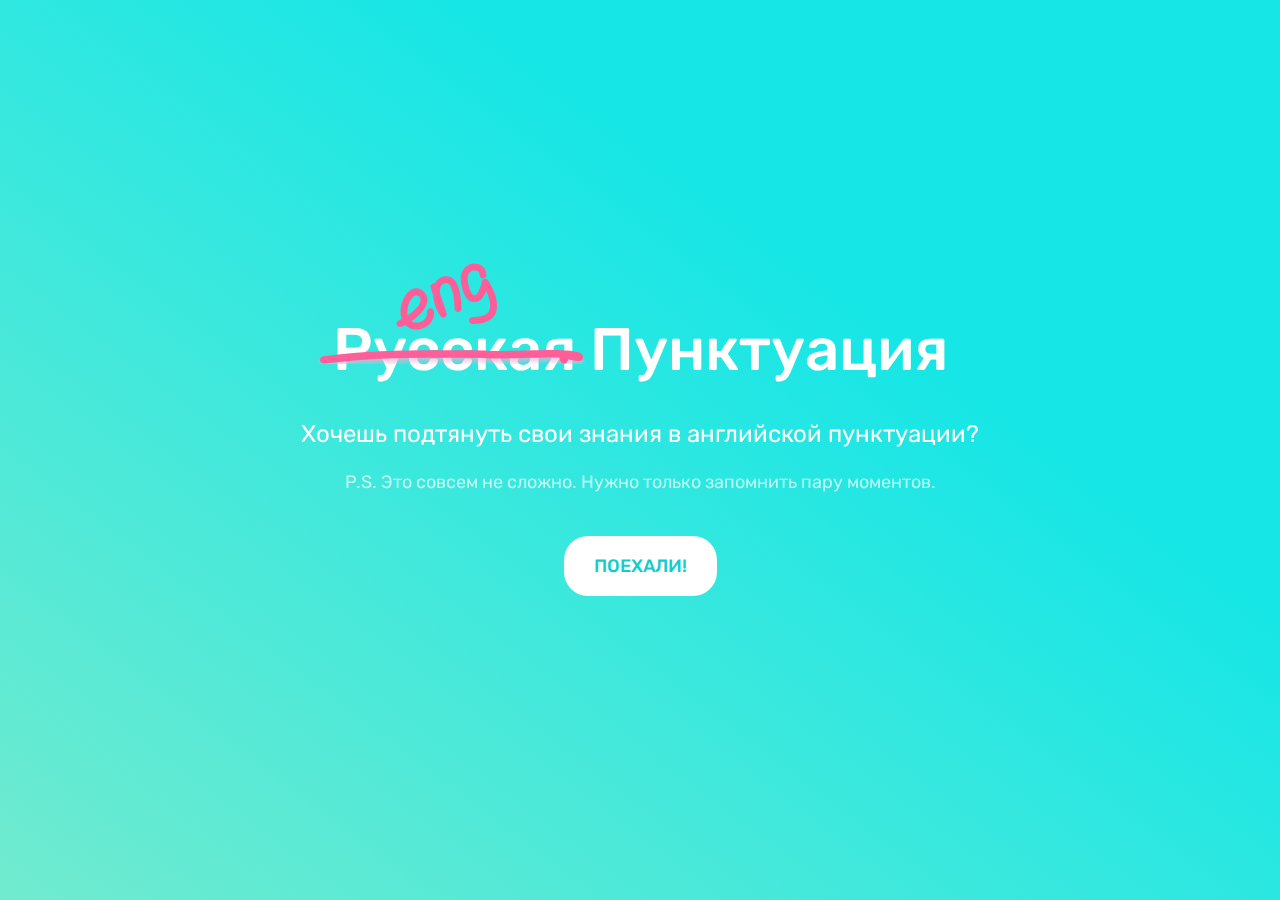
<file: index.html>
<!DOCTYPE HTML>
<html>
<head>
    <meta charset="utf-8">
    <title>Eng vs ru</title>
    <meta name="viewport" content="width=device-width, initial-scale=1.0, maximum-scale=1, user-scalable=no">
    <meta name="apple-mobile-web-app-capable" content="yes">
    <link href="https://fonts.googleapis.com/css2?family=Rubik:wght@400;500&display=swap" rel="stylesheet">
    <link rel="stylesheet" href="reset.css">
    <link rel="stylesheet" href="style-1.css">
</head>
    <body>
  
        <div class="navi">
            <div class="section">
                <h1><span>Русская</span> Пунктуация</h1>
                <h2>Хочешь подтянуть свои знания в английской пунктуации?</h2>
                <h2>P.S. Это совсем не сложно. Нужно только запомнить пару моментов.</h2>
                <div class="btn-1-1">
                    <a href="https://shuvalovandrey.github.io/RU-vs-EN/pop.html" class="btn-1" tabindex="1">Поехали!</a>
                    <!-- <svg>
                        <rect x="5" y="5"
                            width="164" height="72"
                            rx="28" ry="28" fill="#ffffff" fill-opacity="0.2" stroke="#ffffff" stroke-width="1" stroke-dasharray="4 5" stroke-linecap="round"/>
                    </svg> -->
                </div>
                
            </div>
        </div>
<!-- <script src="script.js"></script>  -->
       
    </body>
    
</html>
</file>
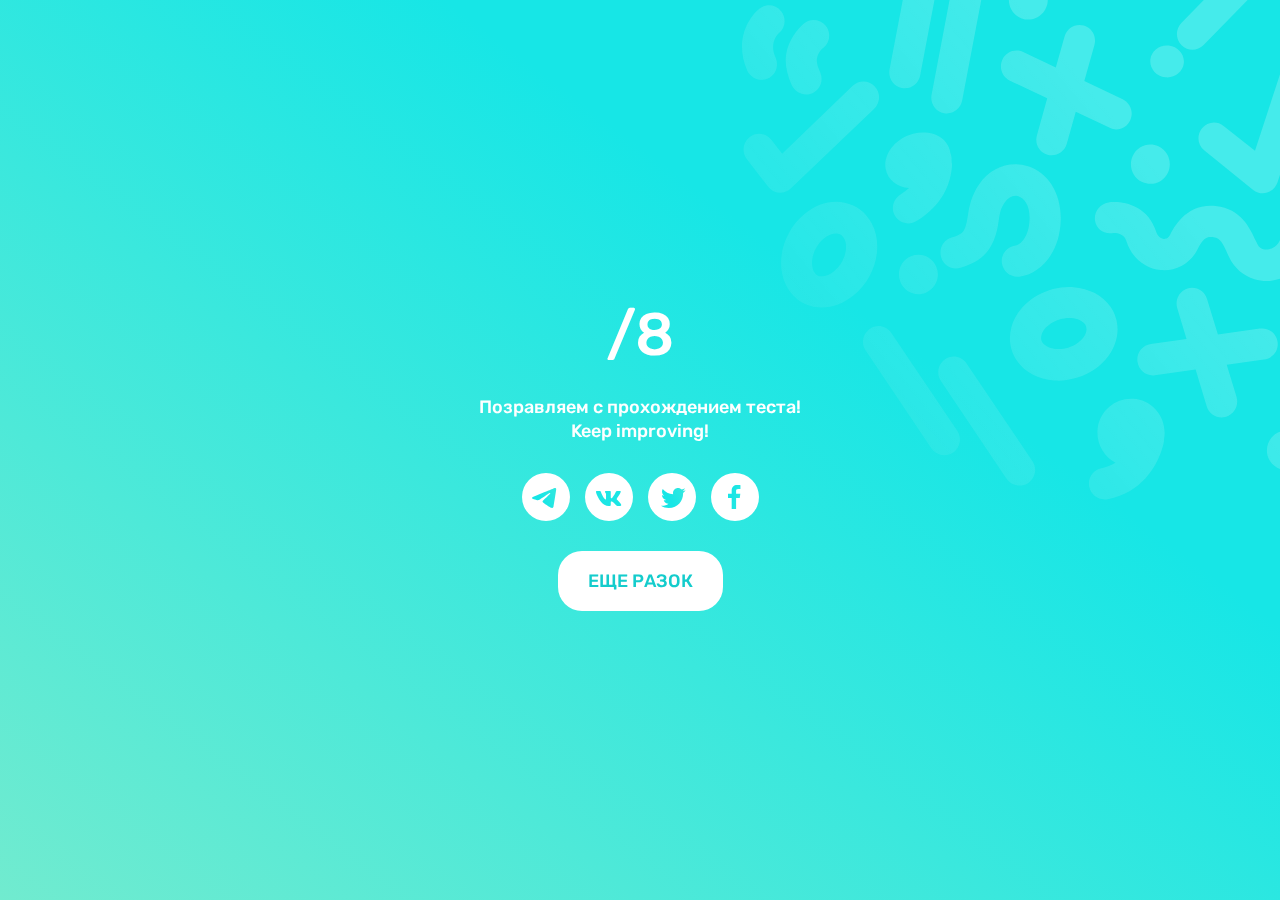
<file: done.html>
<!DOCTYPE html>
<html>
<head>
    <meta charset="UTF-8">
    <meta name="viewport" content="width=device-width, initial-scale=1.0, maximum-scale=1, user-scalable=no">
    <title>Eng vs ru</title>
    <link href="https://fonts.googleapis.com/css2?family=Rubik:wght@400;500&display=swap" rel="stylesheet">
    <link rel="stylesheet" href="reset.css">
    <link rel="stylesheet" href="style-4.css"> 
</head>
    <body>
        <div class="navi">
            <div class="section">
                <h1></h1>
                <h3>Позравляем с прохождением теста!<br>Keep improving!</h3>
                <div class="knob">
                    <div class="links"></div>
                    <div class="links"></div>
                    <div class="links"></div>
                    <div class="links"></div>
                </div>
                <a href="javascript:void(0);" class="btn-1" tabindex="1">Еще разок</a>
            </div>
        </div>
        <script src="https://shuvalovandrey.github.io/RU-vs-EN/script-3.js"></script> 
    </body>
</html>
</file>
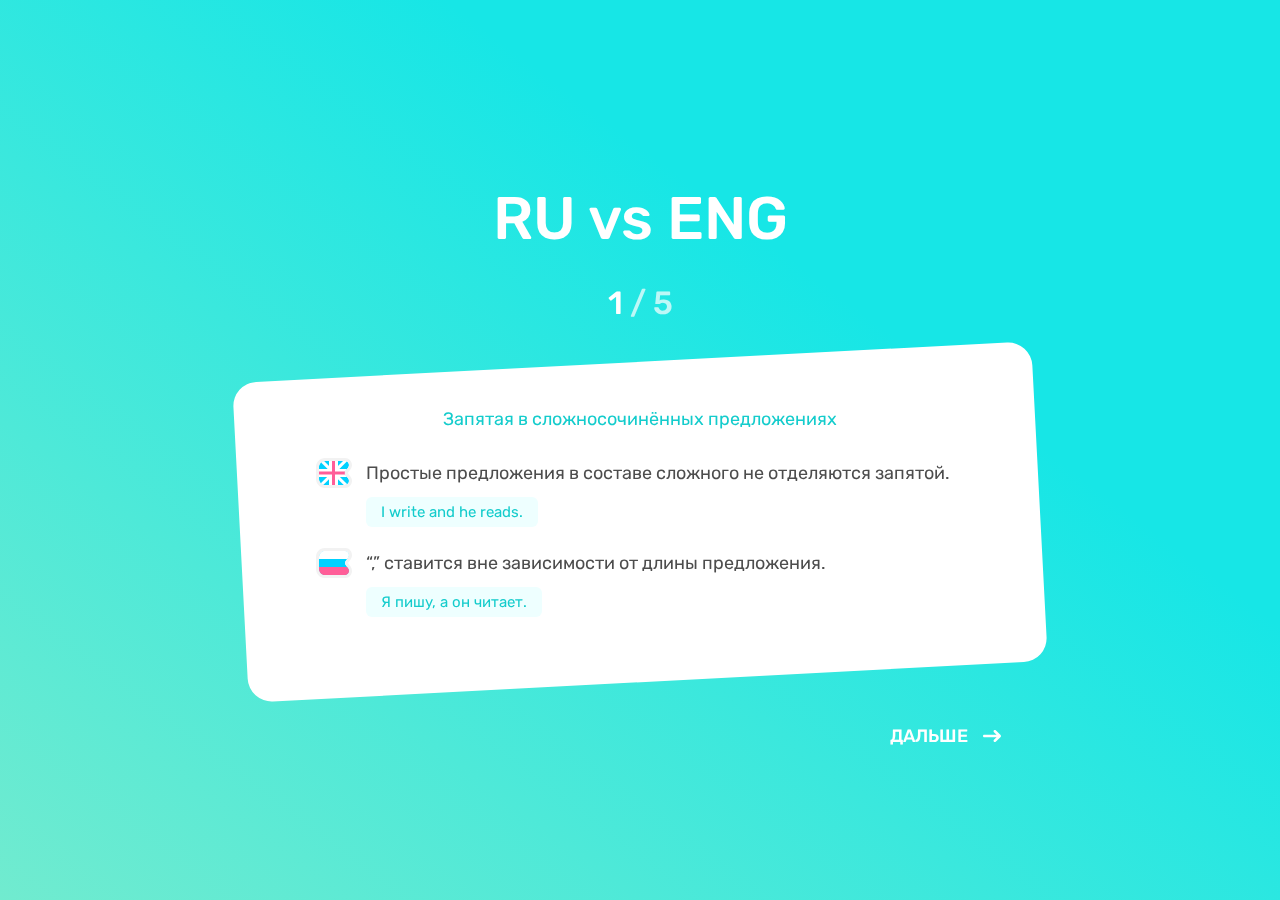
<file: pop.html>
<!DOCTYPE HTML>
<html>
<head>
    <meta charset="utf-8">
    <meta name="viewport" content="width=device-width, initial-scale=1.0, maximum-scale=1, user-scalable=no">
    <title>Eng vs ru</title>
    <link href="https://fonts.googleapis.com/css2?family=Rubik:wght@400;500&display=swap" rel="stylesheet">
    <link rel="stylesheet" href="reset.css">
    <link rel="stylesheet" href="style-2.css">    
</head>
    <body>
        <div class="navi">
            <div class="section">
                <div class="button-up">
                    <a href="https://shuvalovandrey.github.io/RU-vs-EN/test.html" class="btn-4" tabindex="1"><span>ясно! обратно</span></a>
                    <!-- <svg class="s1"> 
                        <rect x="5" y="5"
                            width="240" height="66"
                            rx="26" ry="26" fill="#ffffff" fill-opacity="0.2" stroke="#ffffff" stroke-width="1" stroke-dasharray="4 5" stroke-linecap="round"/>
                    </svg>-->
                </div>
                <h1 class="title">RU vs ENG</h1>
                <div class="move">
                <a href="javascript:void(0);" class="arrow-1 click-1"></a>    
                <h2 class="list" id="h2">1</h2>
                <a href="javascript:void(0);" class="arrow-2 click-2" id="arrow"></a> 
                </div>
                <div class="container">
                    <div class="content">
                        <h3 id="h3" data-current="0">Запятая в сложносочинённых предложениях</h3>
                        <div class="content-dl">
                            <dl>
                                <dt id="dt-1" data-current="0">Простые предложения в составе сложного не отделяются запятой.</dt>
                                    <dd id="dd-1" data-current="0">I write and he reads.</dd>
                                <dt id="dt-2" data-current="0">“,” ставится вне зависимости от длины предложения.</dt>
                                    <dd id="dd-2" data-current="0">Я пишу, а он читает.</dd>
                            </dl>
                        </div>
                            <div class="popup"></div>
                            <div class="popup"></div>
                            <div class="popup"></div>
                        </div>
                            <div class="knob">
                                <div class="pagination">
                                    <div class="pag" style="background: #FFFFFF"></div>
                                    <div class="pag"></div>
                                    <div class="pag"></div>
                                    <div class="pag"></div>
                                    <div class="pag"></div>
                                </div>
                            <div class="knob-1">
                            <a href="javascript:void(0);" class="btn-2 click-1" tabindex="1">Назад</a>
                            <!-- <svg class="s1">
                                <rect x="5" y="5"
                                    width="116" height="38"
                                    rx="6" ry="6" fill="#ffffff" fill-opacity="0.2" stroke="#ffffff" stroke-width="1" stroke-dasharray="4 5" stroke-linecap="round"/>
                            </svg> -->
                        </div>
                        <div class="knob-2">
                            <a href="javascript:void(0);" class="btn-3 click-2" tabindex="2" id="btn">Дальше</a> 
                            <!-- <svg class="s2">
                                <rect x="5" y="5"
                                    width="132" height="38"
                                    rx="6" ry="6" fill="#ffffff" fill-opacity="0.2" stroke="#ffffff" stroke-width="1" stroke-dasharray="4 5" stroke-linecap="round"/>
                            </svg> -->
                        </div>
                    </div>   
                </div>
            </div>
        </div>   
        <script src="https://shuvalovandrey.github.io/RU-vs-EN/script-1.js"></script> 
    </body>
</html>
</file>
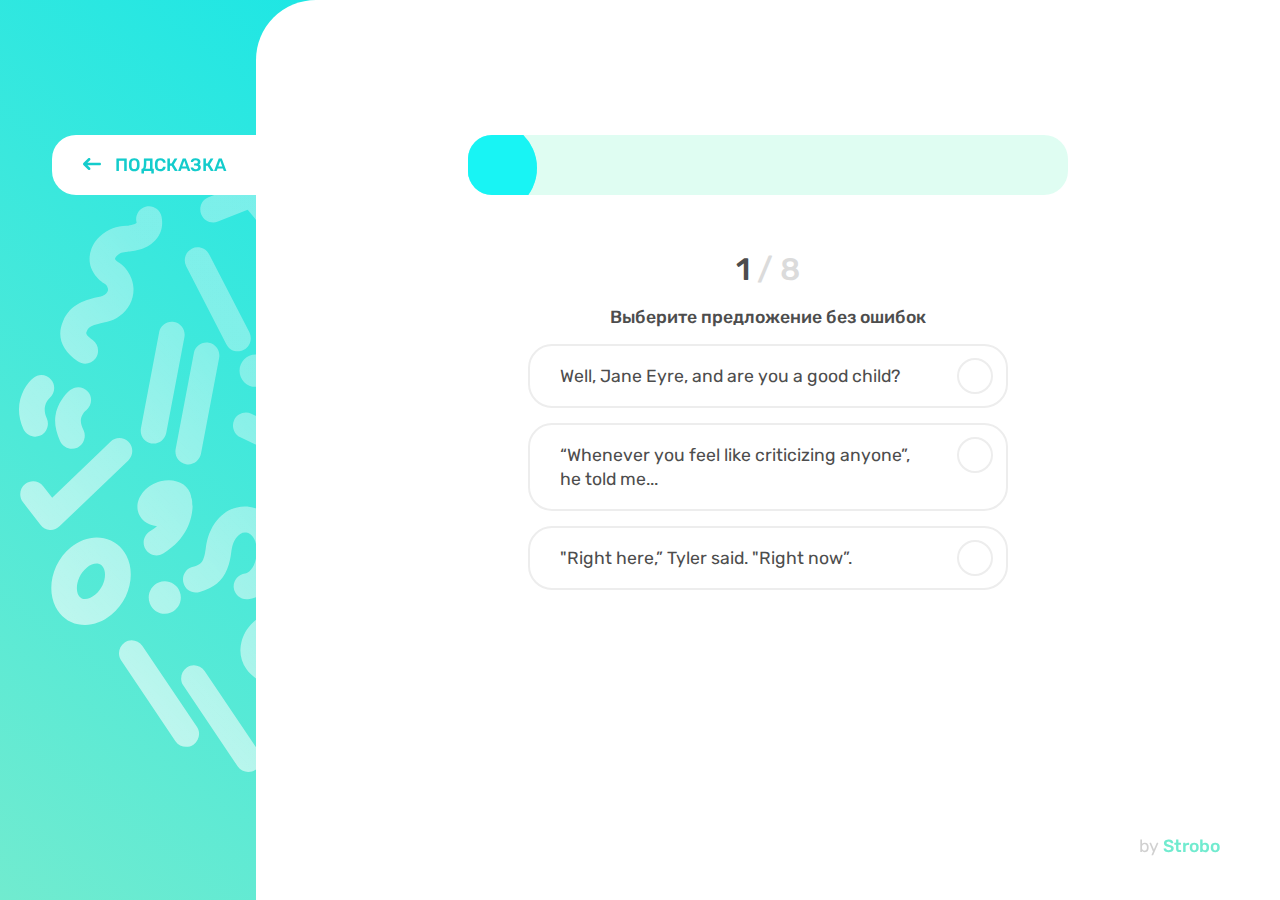
<file: test.html>
<!DOCTYPE HTML>
<html>
<head>
    <meta charset="utf-8">
    <meta name="viewport" content="width=device-width, initial-scale=1.0, maximum-scale=1, user-scalable=no">
    <title>Eng vs ru</title>
    <link href="https://fonts.googleapis.com/css2?family=Rubik:wght@400;500&display=swap" rel="stylesheet">
    <link rel="stylesheet" href="reset.css">
    <link rel="stylesheet" href="style-3.css">
</head>
    <body>
        <div class="navi">
            <div class="button-up">
                <a href="https://shuvalovandrey.github.io/RU-vs-EN/pop.html" class="btn-2" tabindex="1">Подсказка</a>
                <svg class="s1">
                    <rect x="5" y="5"
                        width="240" height="66"
                        rx="26" ry="26" fill="#ffffff" fill-opacity="0.2" stroke="#ffffff" stroke-width="1" stroke-dasharray="4 5" stroke-linecap="round"/>
                </svg>
                <a href="https://shuvalovandrey.github.io/RU-vs-EN/pop.html" class="btn-2-2" tabindex="1">?</a>
            </div>
            <div class="section">
                <div class="main">
                    <div class="progress">
                    <h2 class="list" id="h2"></h2>
                    <div class="progress-bar pag">
                    <div class="progress-step"></div>
                    <div class="waves"></div>
                    <div class="wave"></div>
                    <div class="congestion" style="display: none;">
                        <div class="particles"></div>
                        <div class="particles"></div>
                        <div class="particles"></div>
                        <div class="particles"></div>
                        <div class="particles"></div>
                    </div>
                </div>
                </div>
                <form method="" action="">
                    <fieldset>
                        <h3 id="h3" data-current="0"></h3>
                        <div class="fall">
                        <div class="f f1">
                        <input id="radio-1" type="radio" name="question" value="1">
                        <label for="radio-1" class="p lab1" name="label-1">
                            <div class="container">
                                <span class="spa1" data-current="0"></span>
                            </div>
                            <span class="spa11" data-current="0"></span>
                        </label>
                        </div>
                        <div class="f f2">
                        <input id="radio-2" type="radio" name="question" value="2">
                        <label for="radio-2" class="p lab2" name="label-2">
                            <div class="container">
                                <span class="spa2" data-current="0"></span>
                            </div>
                            <span class="spa22" data-current="0"></span>
                        </label>
                        </div>
                        <div class="f f3">
                        <input id="radio-3" type="radio" name="question" value="3">
                        <label for="radio-3" class="p lab3" name="label-3">
                            <div class="container">
                                <span class="spa3" data-current="0"></span>
                            </div>
                            <span class="spa33" data-current="0"></span>
                        </label>
                        </div>
                        </div>
                        <div class="buttons">
                        <a href="https://shuvalovandrey.github.io/RU-vs-EN/pop.html" class="btn-2-3" tabindex="1">?</a>  
                        <button href="javascript:void(0);" id="goBut" class="button" type="submit" value="OK" disabled>Вперед</button>
                            <svg class="s2">
                                <rect x="5" y="5"
                                    width="184" height="70"
                                    rx="30" ry="30" fill="#F2F2F2" stroke="#DBDBDB" stroke-width="1" stroke-dasharray="4 8" stroke-linecap="round"/>
                            </svg>
                        </div>
                        <div class="by">
                            <a href="javascript:void(0);"><span>by</span> Strobo</a>
                        </div>
                    </fieldset>
                </form>
                
            </div>
            
        </div>
        </div>  
        <script src="https://shuvalovandrey.github.io/RU-vs-EN/script-2.js"></script> 
    </body>
</html>
</file>
<file: style-1.css>
@import url('https://fonts.googleapis.com/css2?family=Rubik:wght@400;500&display=swap');



body {
/*     width: 100%;
    height: 100%; */
    width: 100vw;
    height: 100vh;
/*     height: calc(var(--vh, 1vh) * 100); */
    margin: 0;
    padding: 0;
    font-size: 18px;
    line-height: 48px;
    font-family: 'Rubik', sans-serif;
    font-style: medium;
    font-weight: 500;
    color: #ffffff;
    background: linear-gradient(216.9deg, #17E6E6 33.62%, #71EBCF 100%) no-repeat center center fixed;
    background-size: cover;
    scroll-behavior: smooth;
    overflow: hidden;
/*     -webkit-overflow-scrolling: touch; */
/*      min-height: 100vh; */
  /* mobile viewport bug fix */
/*   min-height: -webkit-fill-available; */
}

/*Приветствие!*/

.navi {
    height: 100%;
    width: 100%;
    position: fixed;
    bottom: 0px;
    top: 0px;
}

.section {
    display: flex;
    display: -webkit-flex;
    align-items: center;
    justify-content: center;
    flex-direction: column;
    width: 100%;
    height: 100%;
    
}


h1 {
    font-weight: 500;
    font-size: 60px;
    line-height: 90px;
    margin: 0 15px 15px 15px;
    font-style: normal;
    text-align: center;

}

span {
    position: relative;
}

span::before {
    content: "";
    width: 102.52px;
    height: 67px;
    position: absolute;
    background: url(https://shuvalovandrey.github.io/RU-vs-EN/img/Group\ 24.svg) no-repeat;
    background-size: cover;
    bottom: 55px;
    left: 63px;
}

span::after {
    content: "";
    width: 270.5px;
    height: 14.55px;
    position: absolute;
    background: url(https://shuvalovandrey.github.io/RU-vs-EN/img/Vector3.svg) no-repeat;
    background-size: cover;
    top: 36px;
    right: -11px;
}

h2 {
    font-size: 24px;
    line-height: 48px;
    margin: 0 15px;
    padding: 0;
    text-align: center;
}

h2:nth-of-type(2) {
    opacity: 0.7;
    font-size: 18px;
    margin-bottom: 30px;
}

.btn-1-1 {
    display: flex;
    position: relative;
}

.btn-1 {
    font-size: 18px;
    line-height: 24px;
    color: #14CCCC;
    background: #FFFFFF;
    border-radius: 24px;
    padding: 18px 30px;
    text-transform: uppercase;
    transition: box-shadow 0.2s linear;
    outline: none;
    
}

/* svg {
    position: absolute;
    top: -11px;
    left: -11px;
    z-index: -1;
    visibility: hidden;
} */

.btn-1:hover {
    box-shadow: 0 0 0 6px rgba(255, 255, 255, 0.3), 
                0 0 0 12px rgba(255, 255, 255, 0.15);              
}



/* .btn-1:focus + svg {
    visibility: visible;
} */

@media only screen 
    and (min-width: 600px) 
    and (max-width: 1366px)
    and (orientation: portrait) {
        h1 {
            font-size: 48px;
            line-height: 60px;
        }

        span::before {
            bottom: 45px;
            left: 52px;
            width: 66px;
            height: 43px;
        }

        span::after {
            top: 29px;
            right: -9px;
            width: 216px;
            height: 13px;
        }
    }

@media only screen  
    and (max-width: 599px)
    and (orientation: portrait) {
        h1 {
            font-size: 30px;
            line-height: 40px;
        }

        h2 {
            line-height: 24px;
            font-size: 18px;
        }

        h2:nth-of-type(2) {
            margin-top: 15px;
            font-size: 15px;
        }

        span::before {
            bottom: 31px;
            left: 32px;
            width: 50px;
            height: 33px;
        }

        span::after {
            top: 18px;
            right: -6px;
            width: 135px;
            height: 9px;
        }

    }

    @media only screen  
    and (max-width: 399px)
    and (orientation: portrait) {
        .btn-1-1 {
            width: 100%;
        }
        .btn-1 { 
            width: 100%;
            padding: 18px 0;
            text-align: center;
            margin: 0 15px;
        }
    }        

    @media only screen 
    and (max-width: 399px)
    and (orientation: portrait) {
        
        span::before {
            bottom: 31px;
            left: 32px;
            width: 50px;
            height: 33px;

        }

        span::after {
            top: 18px;
            right: -6px;
            width: 135px;
            height: 9px;
        }

        .btn-1:focus + svg {
            visibility: hidden;
        }
    }
    
    @media only screen 
    and (max-device-width: 1366px)
    and (orientation: portrait),
        (max-device-width: 1366px)
    and (orientation: landscape) {
        .btn-1:hover {
            box-shadow: none;
        }

        .btn-1:focus + svg {
            visibility: hidden;
        }
    }

/* ПопАп*/

/* .title {
    line-height: 60px;
}

.list {
    font-weight: 500;
    font-size: 32px;
    line-height: 48px;
    margin-top: 30px;
}

.list:after {
    content: " / 5";
    opacity: 0.7;
}

.container {
    width: 100%;
    display: flex;
    flex-direction: column;
    justify-content: center;
    position: relative;
    
    margin-top: 15px;
}

.popup {
    width: 100%;
    height: 100%;
    background-color: #ffffff;
    transform: rotate(-2deg);
    transform-origin: center;
    border-radius: 24px;
    position: absolute;
    z-index: -1;
    margin-top: 30px;
    top: -30px;
}

.content {
    align-self: center;
    position: relative;
    z-index: 0;
    max-width: 70%;
}

h3 {
    font-size: 18px;
    line-height: 24px;
    color: #14CCCC;
    margin-top: 45px;
    text-align: center;
}

dl {
    margin-top: 30px;
    margin-left: 111px;
    margin-right: 60px;
    margin-bottom: 50px;
}

dt {
    color: #4D4D4D;
    list-style: none;
    text-align: left;
    position: relative;
    font-size: 18px;
    line-height: 24px;
    padding-left: 15px;
    font-weight: 400;
}

dt::before {
    content: "";
    background: url(/img/eng.svg) no-repeat;
    width: 36px;
    height: 30px;
    display: inline-block;
    position: absolute;
    left: -35px;
    top: -3px;
}

dt:last-of-type::before {
    background: url(/img/ru.svg) no-repeat;
}

dd {
    background: #EEFFFF;
    border-radius: 6px;
    padding: 3px 15px;  
    font-size: 15px;
    line-height: 24px;
    color: #14CCCC;
    text-align: left;
    margin-left: 15px;
    margin-right: 45px;
    margin-top: 12px;
    margin-bottom: 24px;
    font-weight: 400;
}

.knob{
    display: flex;
    justify-content: space-between;
    margin-top: 70px;
    margin-left: 19%;
    margin-right: 19%;
}

.knob-1,
.knob-2 {
    position: relative;
}

.btn-2, .btn-3 {
    font-size: 18px;
    line-height: 24px;
    text-transform: uppercase;
    position: relative;
    padding: 6px 0;
    outline: none;   
}

.btn-2 {
    padding-right: 9px;
    padding-left: 42px;
}

.btn-3 {
    padding-left: 9px;
    padding-right: 42px;
}

.btn-2::before {
    content: "";
    width: 18px;
    height: 12px;
    background: url(/img/Arrow.svg);
    transform: rotate(180deg);
    position: absolute;
    left: 9px;
    top: 11px;
    transition-duration: 0.3s;
}

.btn-3::after {
    content: "";
    width: 18px;
    height: 12px;
    background: url(/img/Arrow.svg);
    position: absolute;
    right: 9px;
    top: 11px;
    transition-duration: 0.3s;
}

.btn-2:hover::before{
    left: -1px;
}

.btn-3:hover::after{
    right: -1px;
}

.s1 {
    position: absolute;
    z-index: -1;
    visibility: hidden;
    top: 0px;
    left: -6px;
}

.s2 {
    position: absolute;
    top: 0px;
    left: -6px;
    z-index: -1;
    visibility: hidden;
}

.btn-2:focus + .s1, 
.btn-3:focus + .s2 {
    visibility: visible;   
}


@media only screen 
    and (min-width: 600px) 
    and (max-width: 1024px),
        (min-device-width: 600px) 
    and (max-device-width: 1024px)
    and (orientation: portrait) {
        h1 {
            font-size: 48px;
            line-height: 60px;
        }

        .list {
            font-size: 24px;
            line-height: 30px;
            margin-top: 15px;
        }

        .content {
            max-width: 100%;
            margin: 0 60px;
        }

        dl {
            margin-left: 91px;
            margin-right: 40px;
        }

        .knob {
            margin-top: 30px;
            margin-left: 101px;
            margin-right: 101px;
        }

    }

@media only screen  
    and (max-width: 599px),
        (max-device-width: 599px)
    and (orientation: portrait) {
        .content {
            max-width: 100%;
            margin: 0 10px;
        }

        h1 {
            font-size: 30px;
            line-height: 40px;
        }

        .list {
            line-height: 30px;
            font-size: 24px;
        }

        h3 {
            margin: 25px 10px 0 10px;
        }

        dl {
            margin: 15px 15px 50px 45px;
        }

        dt {
            font-size: 15px;
        }

        dt::before { 
            width: 30px;
            height: 25px;
            background: url(/img/eng-smal.svg) no-repeat;
            left: -30px;
            top: 5px;
        }

        dt:last-of-type::before {
            background: url(/img/ru-smal.svg) no-repeat;
        }

        dd {
            margin-bottom: 15px;
            margin-top: 8px;
            padding: 3px 10px;
            margin-left: 5px;
            margin-right: 0px;
        }

        .popup {
            transform: none;
        }

        .knob {
            margin-top: 0px;
        }

    }

    @media only screen  
    and (max-width: 399px),
        (max-device-width: 399px)
    and (orientation: portrait) {
        .btn-1-1 {
            width: 100%;
        }
        .btn-1 { 
            width: 100%;
            padding: 18px 0;
            text-align: center;
            margin: 0 15px;
        }
    }        

    @media only screen 
    and (max-width: 399px), 
        (max-device-width: 339px)
    and (orientation: portrait) {
        
        span::before {
            bottom: 31px;
            left: 32px;
            width: 50px;
            height: 33px;

        }

        span::after {
            top: 18px;
            right: -6px;
            width: 135px;
            height: 9px;
        }

        .btn-1:focus + svg {
            visibility: hidden;
        }
    }
    
    @media only screen 
    and (max-device-width: 1366px)
    and (orientation: portrait),
        (max-device-width: 1366px)
    and (orientation: landscape) {
        .btn-1:hover {
            box-shadow: none;
        }

        .btn-1:focus + svg {
            visibility: hidden;
        }
    } */

/*Тест*/

/*



 */
</file>
<file: style-4.css>
@import url('https://fonts.googleapis.com/css2?family=Rubik:wght@400;500&display=swap');


body {
    width: 100vw;
    height: 100vh;
    margin: 0;
    padding: 0;
    font-size: 18px;
    line-height: 48px;
    font-family: 'Rubik', sans-serif;
    font-style: medium;
    font-weight: 500;
    color: #ffffff;
    background: linear-gradient(216.9deg, #17E6E6 33.62%, #71EBCF 100%) no-repeat center center fixed;
    background-size: cover;
    scroll-behavior: smooth;
    overflow: hidden;
}

/*Приветствие!*/

.navi {
    width: 100%;
    height: 100%;
    background: url(https://shuvalovandrey.github.io/RU-vs-EN/img/Union-1.svg) no-repeat 100% 0%;
    background-size: auto;
    position: fixed;
    top: 0px;
    bottom: 0px;
}

.section {
    display: flex;
    display: -webkit-flex;
    align-items: center;
    justify-content: center;
    flex-direction: column;
    width: 100%;
    height: 100%;
    
}


h1 {
    font-weight: 500;
    font-size: 60px;
    line-height: 90px;
    /* margin: 0 15px 15px 15px; */
    font-style: normal;
    text-align: center;
}

h1::after {
    content: "/8";
}

h3 {
    font-weight: 500;
    font-size: 18px;
    line-height: 24px;
    margin: 15px 10px 0 10px;
    font-style: normal;
    text-align: center;

}

.knob {
    display: flex;
    display: -webkit-flex;
    align-items: center;
    justify-content: center;
    max-width: 100%;
    margin-top: 30px;
    
}

.links {
    width: 48px;
    height: 48px;
    background-color: #FFFFFF;
    border-radius: 50%;
    background-position: center;
    background-repeat: no-repeat;
}

.links:nth-of-type(1) { 
    background-image: url(https://shuvalovandrey.github.io/RU-vs-EN/img/Telegram.svg);
    background-position: 10px 15px;
    margin-right: 15px;
}

.links:nth-of-type(2) {
    background-image: url(https://shuvalovandrey.github.io/RU-vs-EN/img/vk.svg);
    background-position: 11px 18px;
}

.links:nth-of-type(3) {
    background-image: url(https://shuvalovandrey.github.io/RU-vs-EN/img/Twitter.svg);
    background-position: 13px 15px;
    margin: 0 15px;
}

.links:nth-of-type(4) {
    background-image: url(https://shuvalovandrey.github.io/RU-vs-EN/img/Facebook.svg);
    background-position: 17px 12px;
}


.btn-1 {
    font-size: 18px;
    line-height: 24px;
    color: #14CCCC;
    background: #FFFFFF;
    border-radius: 24px;
    padding: 18px 30px;
    margin-top: 30px;
    text-transform: uppercase;
    transition: box-shadow 0.2s linear;
    outline: none;
    
}

.btn-1:hover {
    box-shadow: 0 0 0 6px rgba(255, 255, 255, 0.3), 
                0 0 0 12px rgba(255, 255, 255, 0.15);              
}
</file>
<file: style-2.css>
@import url('https://fonts.googleapis.com/css2?family=Rubik:wght@400;500&display=swap');

body {
    width: 100vw;
    height: 100vh;
    margin: 0;
    padding: 0;
    font-size: 18px;
    line-height: 48px;
    font-family: 'Rubik', sans-serif;
    font-style: medium;
    font-weight: 500;
    color: #ffffff;
    background: linear-gradient(216.9deg, #17E6E6 33.62%, #71EBCF 100%) no-repeat center center fixed;
    background-size: cover;
    scroll-behavior: smooth;
    overflow: hidden;
    scroll-behavior: smooth;
}

.no-pseudo:before,
.no-pseudo:after,
.no-pseudo *:before,
.no-pseudo *:after {
    content: none !important;
    display: none !important;
    visibility: hidden !important;
}

/*Приветствие!*/

.navi {
    display: flex;
    display: -webkit-flex;
    align-items: center;
    justify-content: flex-end;
    width: 100%;
    height: 100%;
    position: fixed;
    bottom: 0px;
    top: 0px;
    
}



.section {
    display: flex;
    display: -webkit-flex;
    align-items: center;
    justify-content: center;
    flex-direction: column;
    width: 100%;
    height: 100%;
}

.button-up {
    position: relative;
    top: -7px;
    align-self: flex-end;
}

.btn-4 {
    font-size: 18px;
    line-height: 24px;
    text-transform: uppercase;
    padding: 19px 30px 19px 63px;
    background-color: #ffffff;
    color: #14CCCC;
    position: relative;
    border-radius: 24px 0 0 24px; 
    transition: 0.5s;
    cursor: pointer;
    visibility: hidden;
}

.btn-4::after {
    content: "";
    width: 18px;
    height: 12px;
    background: url(https://shuvalovandrey.github.io/RU-vs-EN/img/Arrow-1.svg) no-repeat;
    position: absolute;
    left: 31px;
    top: 24px;
    transition: 0.3s;
}

.btn-4:hover::after {
    left: 16px;
}

.btn-4:hover {
    padding-left: 75px;
    border-radius: 50px 0 0 50px; 
}

h1 {
    font-weight: 500;
    font-size: 60px;
    line-height: 60px;
    font-style: normal;
    text-align: center;
}

.pagination {
    display: none;
}

.move {
    margin-top: 30px;
}

h2:nth-of-type(2) {
    opacity: 0.7;
    font-size: 15px;
    margin-bottom: 30px;
}

.title {
    line-height: 60px;
}

.list {
    font-weight: 500;
    font-size: 32px;
    line-height: 48px;
}

.list:after {
    content: " / 5";
    opacity: 0.7;
}

.container {
    max-width: 100%;
    display: flex;
    display: -webkit-flex;
    flex-direction: column;
    justify-content: center;
    position: relative;
    margin-top: 35px;
    
}



.popup {
    width: 100%;
    height: 100%;
    background-color: #ffffff;
    transform: rotate(-3deg);
    transform-origin: center;
    border-radius: 24px;
    position: absolute;
    margin-top: 30px;
    top: -30px;
    z-index: -1;
}

.popup:nth-of-type(2) {
    width: 100%;
    height: 100%;
    background: #ffffff;
    opacity: 0;
    position: absolute;
    transform: rotate(0deg);
    transform-origin: center;
    border-radius: 24px;
    margin-top: 30px;
    top: -30px;
    z-index: -2;
}

.popup:nth-of-type(3) {
    width: 100%;
    height: 100%;
    background: #ffffff;
    opacity: 0;
    position: absolute;
    transform: rotate(3deg);
    transform-origin: center;
    border-radius: 24px;
    margin-top: 30px;
    top: -30px;
    z-index: -3;
}

.content {
    align-self: center;
    position: relative;
    min-width: 800px;
    max-width: 800px;
    height: 320px;
    margin: 0 60px;
    
}

h3 {
    font-size: 18px;
    line-height: 24px;
    color: #14CCCC;
    margin-top: 45px;
    text-align: center;
    
}

dl {
    margin-top: 30px;
    margin-left: 111px;
    margin-right: 60px;
    margin-bottom: 50px;
    
}

dt {
    color: #4D4D4D;
    list-style: none;
    text-align: left;
    position: relative;
    font-size: 18px;
    line-height: 24px;
    padding-left: 15px;
    font-weight: 400;
    
}

dt::before {
    content: "";
    background: url(https://shuvalovandrey.github.io/RU-vs-EN/img/eng.svg) no-repeat;
    width: 36px;
    height: 30px;
    display: inline-block;
    position: absolute;
    left: -35px;
    top: -3px;
}

dt:last-of-type::before {
    background: url(https://shuvalovandrey.github.io/RU-vs-EN/img/ru.svg) no-repeat;
}

dd {
    display: inline-block;
    background: #EEFFFF;
    border-radius: 6px;
    padding: 3px 15px;  
    font-size: 15px;
    line-height: 24px;
    color: #14CCCC;
    text-align: left;
    margin-left: 15px;
    margin-right: 15px;
    margin-top: 12px;
    margin-bottom: 24px;
    font-weight: 400;
}

.knob{
    display: flex;
    display: -webkit-flex;
    /* justify-content: space-around; */
    justify-content: space-between;
    /* align-items: center; */
    /* margin-left: auto; */
    /* margin-right: auto; */
    margin-top: 30px;
    max-width: 100%;
}

.knob-1,
.knob-2 {
    position: relative;
}

.knob-1 {
    margin-left: 90px;
}

.knob-2 {
    margin-right: 90px;
}

.btn-2, .btn-3 {
    font-size: 18px;
    line-height: 24px;
    text-transform: uppercase;
    position: relative;
    padding: 6px 0;
    color: #FFFFFF;

}

.btn-2 {
    padding-right: 9px;
    padding-left: 42px;
    visibility: hidden;
}

.btn-3 {
    padding-left: 9px;
    padding-right: 42px;
}

.btn-2::before {
    content: "";
    width: 18px;
    height: 12px;
    background: url(https://shuvalovandrey.github.io/RU-vs-EN/img/Arrow.svg);
    transform: rotate(180deg);
    position: absolute;
    left: 9px;
    top: 11px;
    transition: left 0.3s;
}

.btn-3::after {
    content: "";
    width: 18px;
    height: 12px;
    background: url(https://shuvalovandrey.github.io/RU-vs-EN/img/Arrow.svg);
    position: absolute;
    right: 9px;
    top: 11px;
    transition: right 0.3s;
}

.btn-2:hover::before{
    left: -1px;
}

.btn-3:hover::after{
    right: -1px;
}

.s1 {
    position: absolute;
    z-index: -1;
    visibility: hidden;
    top: 0px;
    left: -6px;
}

.s2 {
    position: absolute;
    top: 0px;
    left: -6px;
    z-index: -1;
    visibility: hidden;
}

.btn-2:focus + .s1, 
.btn-3:focus + .s2 {
    visibility: visible;   
}

@media only screen 
    and (min-width: 1024px) 
    and (max-height: 599px) {
        .navi {
            overflow: hidden;
            
        }
        .section {
            justify-content: flex-start;
            overflow-y: scroll;
            
        }

        .title {
            margin-top: 33px;
        }

        .container {
            justify-content: flex-start;
        }

        .knob {
            /* align-items: unset; */
            margin-bottom: 25px;
        }
    }


@media only screen 
    and (min-width: 600px) 
    and (max-width: 1024px),
        (min-device-width: 600px) 
    and (max-device-width: 1024px) 
    and (min-device-height: 600px) 
    and (max-device-height: 1024px){
        h1 {
            font-size: 48px;
            line-height: 60px;
        }

        .list {
            font-size: 24px;
            line-height: 30px;
            
        }

        .content {
            min-width: 400px;
            max-width: 700px;
            height: 380px;
        }

        h3 {
            margin-top: 35px;
        }

        dl {
            margin-left: 76px;
            margin-right: 40px;
        }

        .knob {
            /* max-width: 100%; */
            /* margin-top: 30px; */
            /* margin-left: 0; */
            /* margin-right: 0; */
        }

        .knob-1 {
            /* margin-left: 16%; */
            /* margin-right: 0; */
        }

        .knob-2 {
            /* margin-right: 16%; */
        }

        .btn-4 {
            padding: 19px 32px;
        }

        .btn-4 span {
            display: none;
        }

        .btn-4::after {
            transform: rotate(180deg);
            left: 27px;
        }

        .btn-4:hover::after {
            left: 34px;
        }
        
        .btn-4:hover {
            padding-left: 32px;
            border-radius: 24px 0 0 24px; 
        }
    }

    @media only screen 
and (min-width: 600px) 
and (max-width: 846px)
and (max-height: 700px) {
    .navi {
        overflow: hidden;
    }
    .section {
        justify-content: flex-start;
        overflow-y: scroll;
    }

    .container {
        justify-content: unset;
    }

    .title {
        margin-top: 33px;
    }

    .knob {
        margin-bottom: 25px;
        align-items: unset;
    }

    .button-up {
        top: 81px;
    }
} 

@media only screen 
and (min-width: 845px) 
and (max-width: 1023px)
and (max-height: 599px) {
.navi {
    overflow: hidden;
}
.section {
    justify-content: flex-start;
    overflow-y: scroll;
}

.container {
    justify-content: unset;
}

.title {
    margin-top: 33px;
}

.knob {
    margin-bottom: 25px;
    align-items: unset;
    
}

.button-up {
    top: 81px;
}

} 

    @media only screen  
    and (max-width: 599px),
        (max-device-width: 599px)
    and (max-device-height: 1024px),
        (max-device-height: 599px)
    and (max-device-width: 1024px) {
        .navi {
            overflow: visible;
        }
        .section {
            justify-content: flex-start;
            overflow-y: hidden;
        }


        .move {
            max-width: 630px;
            width: 100%;
            display: flex;
            justify-content: space-between;
            align-items: center;
            margin-top: 0px;
        }

        .arrow-1,
        .arrow-2 {
            width: 30px;
            height: 30px;
            display: inline-block;
            background: url(https://shuvalovandrey.github.io/RU-vs-EN/img/Arrow.svg) 50% 50% no-repeat;
        }

        .arrow-1 {
            transform: rotate(180deg);
            margin-left: 10px;
            visibility: hidden;
        }

        .arrow-2 {
            margin-right: 10px;
        }

        .list {
            display: inline-block;
            line-height: 20px;
            font-size: 24px;
        }

        .popup,
        .popup-1 {
            display: none;
        }
        .content {
            max-width: 100%;
            min-width: 90%;
            margin: 5px 10px 93px 10px;
            overflow: hidden;
            background-color: #ffffff;
            border-radius: 24px;
            box-shadow: 0 -10px 0 -5px rgba(255, 255, 255, 0.5);
            height: 100%;
            
        }

        .content-dl::-webkit-scrollbar {
            width: 5px;
        }
        
        .content-dl::-webkit-scrollbar-thumb {
            border-radius: 100px;
            background: #BCF7F7;
        }
        
        .content-dl::-webkit-scrollbar-button:end  {
            height: 40px;
            display: block;
            background-color: transparent;
        }

        .content-dl::-webkit-scrollbar-button:start  {
            height: 5px;
            display: block;
            background-color: transparent;
        }

        .content-dl {
            height: 100%;
            overflow-y: auto;
            margin-top: 10px;
            padding-bottom: 55px;
            margin-right: 5px;
            
        }


        .container {
            width: 100%;
            margin-top: 10px;
            height: 100%;
            overflow: hidden;
            justify-content: flex-start;
            
        }

        .title {
            margin-top: 0;
        }

        h1 {
            font-size: 30px;
            line-height: 40px;
            margin-top: 5px;
        }

        

        h3 {
            margin: 15px 10px 0 10px;
        }

        dl {
            
            margin: 5px 15px 15px 45px;
            
            
        }

        dt {
            font-size: 15px;
        }

        dt::before { 
            width: 30px;
            height: 25px;
            background: url(https://shuvalovandrey.github.io/RU-vs-EN/img/eng-smal.svg) no-repeat;
            left: -30px;
            top: 4px;
        }

        dt:last-of-type::before {
            background: url(https://shuvalovandrey.github.io/RU-vs-EN/img/ru-smal.svg) no-repeat;
        }

        dd {
            margin-bottom: 15px;
            margin-top: 5px;
            padding: 3px 10px;
            margin-left: 5px;
            margin-right: 0px;
        }


        .knob {
            width: 100%;
            position: fixed;
            justify-content: center;
            flex-direction: column;
            align-items: center;
            bottom: 0px;
            margin: 15px 0 0 0;
        }

        .pagination {
            display: flex;
            margin-bottom: 10px;
        }

        .pag {
            display: inline-block;
            width: 9px;
            height: 9px;
            border-radius: 100%;
            background: rgba(255, 255, 255, 0.5);
            margin-right: 10px; 
        }

        .pag:last-of-type {
            margin-right: 0px;
        }

        .knob-1 {
            display: none;
        }
        
        .knob-2 {
            position: relative;
            width: 100%;
            max-width: 630px;
            margin: 0;
        }

        .btn-3 {
            text-align: center;
            display: block;
            max-width: 100%;
            padding: 15px 0;
            margin: 0 10px 10px 10px;
            background: #FFFFFF;
            border-radius: 20px;
            color: #14CCCC;
        }

        .btn-3::after {
            display: none;
        }
        
    }


    
    @media only screen 
    and (max-device-width: 1366px)
    and (orientation: portrait),
        (max-device-width: 1366px)
    and (orientation: landscape) {
        .btn-2:hover::before {
            left: 10px;
        }
        .btn-3:hover::after  {
            right: 10px;
        }

        .btn-2:focus + .s1,
        .btn-3:focus + .s2 {
            visibility: hidden;
        }
    }

    /* Дополнительные стили */

    .but2 {
        color: #14CCCC;
        background: #FFFFFF;
        padding: 18px 30px;
        border-radius: 24px;
    }
    
    .but1 {
        visibility: visible;
    }



    @media only screen 
    and (min-width: 741px)
    and (max-width: 1024px)  {
        .content {
            height: 350px;
        }
    }
/*
    @media only screen 
    and (min-width: 839px)
    and (max-width: 911px) {
        .content {
            min-height: 360px;
        }
    }

    @media only screen 
    and (min-width: 1025px)
    and (max-width: 1083px) {
        .content {
            min-height: 390px;
        }
    }

    @media only screen 
    and (min-width: 1084px)
    and (max-width: 1090px) {
        .content {
            min-height: 360px;
        }
    }

    @media only screen 
    and (min-width: 1091px)
    and (max-width: 1188px) {
        .content {
            min-height: 360px;
        }
    }

    /*
    .btn-2 {
            text-align: center;
            display: block;
            max-width: 100%;
            padding: 5px 0 15px 0;
            margin: 0 10px;
        }  
        
        .btn-2::before {
            display: inline-block;
            position: relative;
            left: -15px;
            top: 0px;
        }

        .btn-2:hover::before{
            left: -25px;
        }



        */
</file>
<file: style-3.css>
@import url('https://fonts.googleapis.com/css2?family=Rubik:wght@400;500&display=swap');


body {
    width: 100vw;
    height: 100vh;
    margin: 0;
    padding: 0;
    font-size: 18px;
    line-height: 48px;
    font-family: 'Rubik', sans-serif;
    font-style: medium;
    font-weight: 500;
    color: #4d4d4d;
    background: linear-gradient(216.9deg, #17E6E6 33.62%, #71EBCF 100%) no-repeat center center fixed;
    background-size: cover;
    scroll-behavior: smooth;
}

/*Приветствие!*/

.navi {
    display: flex;
    display: -webkit-flex;
    align-items: center;
    justify-content: flex-end;
    height: 100%;
    width: 100%;
    position: fixed;
    top: 0px;
    bottom: 0px; 
    padding: 0;
    margin: 0;
    background: url(https://shuvalovandrey.github.io/RU-vs-EN/img/Union.svg) no-repeat 3%;
    background-size: auto;
}

.section {
    align-items: flex-start;
    display: flex;
    justify-content: center;
    text-align: center;
    position: relative;
    width: 80%;
    height: 100%;
    background-color: #FFFFFF;
    border-radius: 60px 0 0 0;
    padding: 0;
    margin: 0;
    z-index: 0;
}


svg {
    position: absolute;
    top: -16px;
    left: 222px;
    z-index: -1;
    visibility: hidden;
}

/*ПопАп*/


.list {
    position: relative;
    top: 120px;
    font-weight: 500;
    font-size: calc(24px + 8 * ((100vw - 80px) / (1440 - 80)));
    line-height: 60px;
    z-index: 1;
}

.list:after {
    content: " / 8";
    color: #DBDBDB;
}


h3 {
    font-size: calc(15px + 3 * ((100vw - 80px) / (1440 - 80)));
    line-height: 24px;
    margin: 0 auto;
    width: 480px;
    font-weight: 500;
}


.by {
    position: fixed;
    right: 50px;
    bottom: 30px;
}

.by > a {
    font-size: calc(15px + 3 * ((100vw - 80px) / (1440 - 80)));
    line-height: 48px;
    font-style: normal;
    font-weight: 500;
    padding: 10px;
    color: #71EBCF;
}

a > span {
    font-weight: normal;
    color: #D0D0D0;
}

form {
    margin-top: 110px;
}

label {
    width: 480px;
    height: 100%;
    border: 2px solid #ededed;
    border-radius: 24px;
    margin: 0 auto;
    margin-top: 15px;
    display: flex;
    flex-wrap: wrap;
    transition: border .5s, box-shadow .5s;
    position: relative;
    cursor: pointer;
}

.p:hover{
    border: 2px solid transparent;
    box-shadow: 0 0 0 6px rgba(142, 237, 200, .3),
                0 0 0 6px rgba(23, 229, 229, .3);           
}


.container {
    display: flex;
    justify-content: space-between;
    padding: 0;
}

.container span {
    font-size: calc(15px + 3 * ((100vw - 80px) / (1440 - 80)));
    line-height: 24px;
    font-weight: 400;
    margin: 18px 81px 18px 30px;
    padding: 0;
    text-align: start;
    
}

label > span {
    width: 100%;
    font-weight: 500;
    font-size: calc(13px + 2 * ((100vw - 320px) / (1440 - 280)));
    line-height: 24px;
    color: #14CCCC;
    margin: 0 auto;
    margin-top: -3px;
    margin-bottom: 18px;
    padding: 0 30px 0 30px;
    display: none;
}

input[type=radio] {
    display: none;
}    

.container span::before {
    content: "";
    width: 36px;
    height: 36px;
    border: 2px solid #ededed;
    border-radius: 50px;
    margin: 10px 15px 10px 0;
    transition: border 0.2s, background-color 0.2s;
    position: absolute;
    top: 2px;
    left: 427px;
}

.p:hover span::before {
    border: 2px solid rgba(188, 247, 247, 1);
    background-color: rgba(188, 247, 247, 1);

}

.container span::after {
    content: "";
    width: 6px;
    height: 12px;
    position: absolute;
    border-radius: 100%;
    top: 24px;
    left: 442px;
    background-color: #FFFFFF;
}

input:checked + label {
    border: 2px solid transparent;
    box-shadow: 0 0 0 6px rgba(142, 237, 200, 1),
                0 0 0 6px rgba(23, 229, 229, 1); 
}

input:checked + label > span {
    display: block;
}

input:checked + label .container span::before  {
    border: 2px solid rgba(25, 230, 230, 1);
    background-color: rgba(25, 230, 230, 1);
}

input:checked + label .container span::after {
    width: 30px;
    height: 24px;
    position: absolute;
    border-radius: 0px;
    background: url(https://shuvalovandrey.github.io/RU-vs-EN/img/check.svg) no-repeat;
    top: 14px;
    left: 433px;
}

.button-up {
    position: relative;
    bottom: 285px;
}

.btn-2 {
    font-size: 18px;
    line-height: 24px;
    text-transform: uppercase;
    padding: 19px 30px 19px 63px;
    background-color: #ffffff;
    color: #14CCCC;
    outline: none;
    position: relative;
    border-radius: 24px 0 0 24px; 
    transition: 0.5s;
    box-shadow: 60px 0 0 0 #FFFFFF;
    cursor: pointer;
}

.btn-2::before {
    content: "";
    width: 18px;
    height: 12px;
    background: url(https://shuvalovandrey.github.io/RU-vs-EN/img/Arrow-1.svg) no-repeat;
    position: absolute;
    left: 31px;
    top: 23px;
    transition: 0.3s;
}

.btn-2:hover::before {
    left: 16px;
}

.btn-2:hover {
    padding-left: 75px;
    border-radius: 50px 0 0 50px; 
}

.btn-2-2 {
    font-size: 18px;
    line-height: 24px;
    text-transform: uppercase;
    color: #14CCCC;
    outline: none;
    position: relative;
    left: 64px; 
    top: 60px; 
    z-index: 1;
    border: 6px solid #8EEDC8;
    border-radius: 0 24px 24px 0; 
    display: none;
    padding: 12px 24px;
    border-left: none;
    cursor: pointer;
}

.btn-2-3 {
    display: none;
}


button {
    font-weight: 500;
    font-family: 'Rubik', sans-serif;
    font-size: 18px;
    line-height: 24px;
    text-transform: uppercase;
    padding: 18px 69px 18px 30px;
    background: linear-gradient(242.63deg, #8EEDC8 0%, #17E6E6 100%) no-repeat;
    color: #FFFFFF;
    outline: none;
    border: none;
    border-radius: 24px; 
    transition: background 0.5s, box-shadow 0.5s;
    position: relative;
    margin-top: 30px;
    visibility: hidden;
    cursor: pointer;
}


button::before {
    content: "";
    width: 42px;
    height: 42px;
    background: url(https://shuvalovandrey.github.io/RU-vs-EN/img/Arrow.svg) 50% 50% no-repeat, linear-gradient(45deg, rgba(146, 254, 185, 0.5) 0%, rgba(245, 251, 130, 0.5) 100%) no-repeat;
    position: absolute;
    right: 9px;
    top: 9px;
    transition: border-radius 0.3s, transform 0.3s;
    border-radius: 12px;
}

button:not([disabled]):hover {
    background: linear-gradient(242.63deg, #96FAD3 0%, #18F5F5 100%) no-repeat;
    box-shadow: 0 0 0 6px rgba(142, 237, 200, .3),
                0 0 0 6px rgba(23, 230, 230, .3),
                0 0 0 12px rgba(142, 237, 200, .1),
                0 0 0 12px rgba(23, 230, 230, .1);
                
}

button:not([disabled]):hover::before{
    border-radius: 18px;
    transform: scale(1.2, 1.2);
}

.s1 {
    position: absolute;
    top: 153px;
    left: 73px;
    z-index: -1;
    visibility: hidden;
}

.s2 {
    position: absolute;
    top: 558px;
    left: 479px;
    z-index: -1;
    visibility: hidden;
}

.btn-2:focus + .s1, 
.btn-3:focus + .s2 {
    visibility: visible;   
}


.progress-bar {
    width: 600px;
    height: 60px;
    margin: 0 auto;
    margin-top: -45px;
    border-radius: 24px;
    background-color: rgba(150, 250, 211, 0.3);
    overflow: hidden;
    transform: translateZ(0);
    /* position: relative; */
}



.progress-bar:hover .waves {
    transform: translateX(25px);
    transition: .5s;
}

.progress-bar:hover .wave {
    transform: translateX(-50px);
    transition: .5s;
    transition-timing-function: ease-in-out;
}

.hoverWaves {
    transform: translateX(25px);
    /* transition: 0.1s; */
}

.hoverWave {
    transform: translateX(-65px);
    transition: 4s;
    transition-timing-function: ease-in-out;
}

.progress-step {
    width: 0%;
    height: 100%;
    background-color: #18f5f5;
    position: absolute;
    transition: 1.5s ease-in-out;
    border-radius: 24px;
    opacity: 0;
}

.waves {
    width: 110px;
    height: 100px;
    position: relative;
    transition-duration: 3s;
    left: 0px; 
    margin-left: -67px;
    /* visibility: hidden; */
    /* заполнение бара */
}

    .waves:after,
    .waves:before {
        content: "";
        border-radius: 50%;
        position: absolute;
        top: -17px;
        left: -60px;
        width: 100%;
        height: 100%;
        transform-origin: center center;
        
}

    .waves:before {
        box-shadow: inset 0 0 0 100px rgba(24, 245, 245, 1);
        animation: rotate-before 5s -1s linear infinite;
}

    .waves:after {
        box-shadow: inset 0 0 0 100px rgba(24, 245, 245, 0.45);
        animation: rotate-after 5s -.5s linear infinite;
}
    
    @keyframes rotate-after {
        0% {transform: rotateZ(0deg) scaleX(1.2) scaleY(1.1);}
        25% {transform: rotateZ(90deg) scaleX(1.3) scaleY(1.1);}
        50% {transform: rotateZ(180deg) scaleX(1.3) scaleY(1.1);}
        75% {transform: rotateZ(270deg) scaleX(1.2) scaleY(1);}
        100% {transform: rotateZ(360deg) scaleX(1.2) scaleY(1.1);}
}

    @keyframes rotate-before {
        0% {transform: rotateZ(0deg) scaleX(1.2) scaleY(1.2);}
        25% {transform: rotateZ(90deg) scaleX(1.3) scaleY(1.1);}
        50% {transform: rotateZ(180deg) scaleX(1.3) scaleY(1.1);}
        75% {transform: rotateZ(270deg) scaleX(1.2) scaleY(1);}
        100% {transform: rotateZ(360deg) scaleX(1.2) scaleY(1.2);}
}



.wave {
    width: 255px;
    height: 250px;
    position: relative;
    top: -175px;
    /* visibility: hidden; */
    /* right: 30%; */
    /* заполнение бара */
    left: 0px; 
    /* left: -217px; */
    /* margin-left: -217px; */
    
    transition-duration: 2s;
    transition-timing-function: cubic-bezier(.43,0,.1,.67);
}

.wave:before {
    content: "";
    border-radius: 50%;
    position: absolute;
    top: -17px;
    right: 254px;
    /* left: -38px; */
    width: 100%;
    height: 100%;
    transform-origin: center center;
    box-shadow: inset 0 0 0 150px rgba(24, 245, 245, 1);
    animation: rotate-wave-before 5s -1s linear infinite;
}

@keyframes rotate-wave-before {
    0% {transform: rotateZ(0deg) scaleX(1) scaleY(1);}
    25% {transform: rotateZ(90deg) scaleX(1) scaleY(1);}
    50% {transform: rotateZ(180deg) scaleX(1) scaleY(1);}
    75% {transform: rotateZ(270deg) scaleX(1) scaleY(1);}
    100% {transform: rotateZ(360deg) scaleX(1) scaleY(1);}
}

.particles {
    background: url(/img/Star\ 1.svg) no-repeat;
    position: relative;
    height: 20px;
    width: 20px;
    top: -315px;
    margin-left: -20px;
    left: 0px;
    -webkit-animation: muve 6s linear infinite;
    animation: muve 6s linear infinite;
    transition-duration: 1.5s;
    transition-timing-function: ease-in-out;
}

.particles:nth-of-type(2) {
    display: inline-block;
    background: url(https://shuvalovandrey.github.io/RU-vs-EN/img/Star\ 1.svg) no-repeat;
    position: relative;
    height: 20px;
    width: 20px;
    top: -330px;
    margin-left: -720px;
    left: 0px;
    -webkit-animation: muve 6s linear infinite;
    animation: muve 6s linear infinite;
    transition-duration: 1.5s;
    transition-timing-function: ease-in-out;
}

/* .progress-bar:hover .particles {
    margin-left: -10px;
    transition-duration: 5.5s;
    transition-timing-function: ease-in-out;
    -webkit-animation: hoverMuve 3s linear infinite;
    animation: hoverMuve 6s linear infinite;
} */

/* @keyframes hoverMuve {
    0% {transform: translateX(0px);}
    12.5% {transform: translateX(5px);}
    25% {transform: translateX(0px);}
    37.5% {transform: translateX(7px);}
    50% {transform: translateX(0px);}
    62.5% {transform: translateX(7px);}
    75% {transform: translateX(0px);}
    87.5% {transform: translateX(5px);}
    100% {transform: translateX(0px);}
    
    0% {transform: translateX(0px);}
    12.5% {transform: translateX(5px);}
    25% {transform: translateY(5px);}
    37.5% {transform: translateX(7px);}
    50% {transform: translateY(0px);}
    62.5% {transform: translateX(7px);}
    75% {transform: translateY(-5px);}
    87.5% {transform: translateX(5px);}
    100% {transform: translateX(0px);}


    0% {transform: translateX(0px);}
    10% {transform: translateY(1px);}
    20% {transform: translateX(3px);}
    30% {transform: translateY(-3px);}
    40% {transform: translateX(4px);}
    50% {transform: translateY(0px);}
    60% {transform: translateX(3px);}
    70% {transform: translateY(3px);}
    80% {transform: translateY(0px);}
    90% {transform: translateX(2px);}
    100% {transform: translateX(0px);}
} */




@keyframes muve {
    0% {transform: translateX(0px);}
    10% {transform: translateY(1px);}
    20% {transform: translateX(2px);}
    30% {transform: translateY(-2px);}
    40% {transform: translateX(3px);}
    50% {transform: translateY(0px);}
    60% {transform: translateX(2px);}
    70% {transform: translateY(2px);}
    80% {transform: translateY(0px);}
    90% {transform: translateX(1px);}
    100% {transform: translateX(0px);}
}

.particles::before {
    content: url(https://shuvalovandrey.github.io/RU-vs-EN/img/Ellipse\ 5.svg);
    position: absolute;
    top: -40px;
    /* left: -30px; */
    right: 31px;
    animation: muve-before 5s linear infinite;
}

@keyframes muve-before {
    0% {transform: translateY(5px);}
    15% {transform: translateX(5px);}
    30% {transform: translateY(2px);}
    45% {transform: translateX(1px);}
    60% {transform: translateY(3px);}
    75% {transform: translateX(2px);}
    90% {transform: translateX(-3px);}
    100% {transform: translateY(5px);}
}

/* Java */

.l1 {
    border: 2px solid #f2f2f2;
}

.span1{
    color: #d0d0d0;
    text-decoration: line-through;
}

.container .span1::before {
    background-color: #f2f2f2;
    border-color: #f2f2f2;
}

.container .span1::after {
    display: none;
}



.span1-1 {
    text-decoration: line-through;
}

.span2 {
    color: #ff5e98;
}

input:checked + .l2 {
    box-shadow: 0 0 0 6px rgba(225, 167, 209, 1),
                0 0 0 6px rgba(255, 94, 152, 1); 
}

input:checked + .l2 .container span::before  {
    border: 2px solid #ff5e98;
    background-color: #ff5e98;
}

input:checked + .l2 .container span::after {
    width: 33px;
    height: 35px;
    background: url(https://shuvalovandrey.github.io/RU-vs-EN/img/Group\ 30.svg) no-repeat;
    top: 12px;
    left: 431px;
}

.l4 {
    border: 2px solid rgba(142, 237, 200, .3);
}

.container .l3::before  {
    border: 2px solid #bcf7f7;
    background-color: #bcf7f7;
}

.container .l3::after {
    background: url(https://shuvalovandrey.github.io/RU-vs-EN/img/check-1.svg) no-repeat;
    border-radius: 0;
    width: 30px;
    height: 24px;
    top: 14px;
    left: 433px;
}

/* Медиа запросы */

/*desctop*/

@media only screen 
    and (min-height: 720px) {
        body {
            overflow: hidden;
        }
        .main {
            margin-top: calc(30px + 90 * ((100vh - 720px) / (900 - 720)));
        }  
} 


@media only screen 
    and (min-width: 1136px) 
    and (max-height: 719px) {
        
        .main {
            width: 100%;
            overflow-y: scroll;
            height: 100%;
        }

        .main::-webkit-scrollbar {
            width: 0px;
        }
    
        .navi {
            width: 100%;
            height: 100%;
            align-items: flex-start;
            position: fixed;
        }
        

        .button-up {
            top: 96px;
        }
    
        .progress-bar {
            margin-top: 30px;
        }
    
        .list {
            top: 195px;
        }

        .by {
            position: static;
            display: block;
            white-space: nowrap;
            text-align: right;
            margin-right: 50px;
            margin-bottom: 30px;
        }



}

@media only screen 
    and (min-width: 667px) 
    and (max-width: 1135px) {
        .section {
            min-width: 100%;
            border-radius: 0;
        }
        .btn-2 {
            display: none;
        }
        .btn-2-2 {
            display: block;
        }
        .progress-bar {
            width: 480px;
            margin-top: 15px;
        }
        .list {
            position: relative;
            top: 75px;
            margin: 0 auto;
            width: 480px;
            height: 60px;
            line-height: 60px;
            
        }

        .list:after {
            color: #00d4d4;
            
        }

        .list:hover ~ .progress-bar .waves {
            transform: translateX(25px);
            transition: .5s;
        }
        
        .list:hover ~ .progress-bar .wave {
            transform: translateX(-50px);
            transition: .5s;
            transition-timing-function: ease-in-out;
        }

        fieldset {
            margin-top: 0px;
        }

        form {
            margin-top: 30px;
            margin-bottom: 0px;
        }
}

@media only screen 
    and (min-width: 667px) 
    and (max-width: 1135px)
    and (max-height: 719px) {
        .main {
            width: 100%;
            overflow-y: scroll;
            height: 100%;
        }

        .main::-webkit-scrollbar {
            width: 0px;
        }

        .navi {
            width: 100%;
            height: 100%;
            align-items: flex-start;
            position: fixed;
        }

        .progress-bar {
            margin: 0 auto;
            margin-top: 15px;

        }
        .button-up {
            position: relative;
            top: 15px;
            
        }

        .list {
            position: relative;
            top: 75px;
            margin: 0 auto;
            width: 480px;
            height: 60px;
            line-height: 60px;
        }

        .list:after {
            color: #00d4d4;
        }

        .by {
            position: static;
            display: block;
            white-space: nowrap;
            text-align: right;
            margin-right: 50px;
            margin-bottom: 30px;
        }
        
}


@media only screen 
        and (max-width: 666px),
            (max-height: 666px)
        and (-webkit-min-device-pixel-ratio: 2)
        and (orientation: landscape),
            (max-height: 666px)
        and (-webkit-min-device-pixel-ratio: 3)
        and (orientation: landscape),
            (max-height: 666px)
        and (-webkit-min-device-pixel-ratio: 4)
        and (orientation: landscape) {
        body {
            overflow: hidden;
        }

        .by {
            visibility: hidden;
        }

        .main {
            overflow-y: auto;
            margin-top: 0;
            width: 100%;
            height: 100%;
            margin: 15px 0px 0px 0px;
            
        }

        .main::-webkit-scrollbar {
            width: 0px;
        }

        .section {
            width: 100%;
            height: 100%;
            border-radius: 0;
        }
        .btn-2 {
            display: none;
            
        }
        .btn-2-2 {
            display: none;
        }

        .btn-2-3 {
            font-size: 18px;
            line-height: 24px;
            text-transform: uppercase;
            color: #14CCCC;
            outline: none;
            position: fixed;
            bottom: 15px;
            left: 0px;
            border: 6px solid #8EEDC8;
            border-radius: 0 24px 24px 0; 
            padding: 6px 16px 6px 15px;
            border-left: none;
            display: inline-block;
            background-color: #FFFFFF;
            cursor: pointer;
        }

        .buttons {
            width: 100%;
            height: 62px;
            background: linear-gradient(180deg, rgba(255,255,255,0.3) 0%, rgba(255,255,255,1) 100%);
            position: fixed;
            left: 0px;
            bottom: 0px;
        }

        
        .button {
            visibility: visible;
            width: 185px;
            right: 0px;
            position: fixed;
            bottom: 15px;
            border-radius: 24px 0 0 24px;
            padding: 12px 81px 12px 30px;
            margin: 0;
        }

        button:disabled {
            opacity: 0.3;
        }


        button::before {
            width: 36px;
            height: 36px;
            top: 6px;
            right: 15px;
            
        }

        .progress {
            margin-left: 15px;
            margin-right: 15px;
            position: sticky;
            top: 0px;
            background-color: #FFFFFF;
            z-index: 1;
            box-shadow: 0 -7px 0 7px #FFFFFF;
        }

        .progress-bar {
            width: 100%;
            height: 48px;
            margin-top: -48px;
            border-radius: 18px;
            background-color: rgba(150, 250, 211, 0.3);
            
        }


        .list {
            top: 0;
            margin: 0 auto;
            width: 100%;
            height: 48px;
            line-height: 48px;
            position: sticky;
            top: 0px;
        }

        .particles {
            top: -321px;
        }

        label {
            width: 100%;
            
        }

        .container span {
            margin: 12px 55px 12px 15px;
        }

        .container span::before {
            width: 30px;
            height: 30px;
            top: 0;
            left: 0;
            margin: 9px 0px 10px -40px;
            left: 100%;
        }

        .container span::after {
            width: 6px;
            height: 10px;
            top: 0;
            left: 0;
            margin: 19px 0px 10px -28px;
            left: 100%;
        }
        
        input:checked + .l2 .container span::after {
            width: 30px;
            height: 30px;
            background: url(https://shuvalovandrey.github.io/RU-vs-EN/img/wrong-1.svg) no-repeat;
            top: 0;
            left: 100%;
            margin: 9px 0px 10px -38px;
        }

        .container .l3::after {
            top: 0;
            left: 100%;
            margin: 10px 0px 10px -36px;
            background: url(https://shuvalovandrey.github.io/RU-vs-EN/img/check-pale.svg) no-repeat;
        }

        input:checked + label .container span::after {
            top: 0;
            left: 100%;
            margin: 10px 0px 10px -36px;
            background: url(https://shuvalovandrey.github.io/RU-vs-EN/img/check-3.svg) no-repeat;
        }

        label > span {
            margin-bottom: 12px;
        }

        .list:after {
            color: #00d4d4;
        }

        .list:hover ~ .progress-bar .waves {
            transform: translateX(25px);
            transition: .1s;
        }
        
        .list:hover ~ .progress-bar .wave {
            transform: translateX(-50px);
            transition: .5s;
            transition-timing-function: ease-in-out;
        }

        fieldset {
            margin-top: 15px;
            
        }

        form {
            margin-top: calc(10px + 100 * ((100vh - 400px) / (892 - 400)));
            margin-bottom: 90px;
            margin-right: calc(15px + 200 * ((100vw - 280px) / (892 - 280)));
            margin-left: calc(15px + 200 * ((100vw - 280px) / (892 - 280)));
        }

        h3 {
            width: 100%;
        }
}



/*

,
        (max-device-width: 1024px) 
    and (orientation: portrait)
    and (-webkit-min-device-pixel-ratio: 2),
        (max-device-height: 1024px) 
    and (orientation: landscape)
    and (-webkit-min-device-pixel-ratio: 2)



,
        (max-device-width: 1024px) 
    and (orientation: portrait)
    and (max-device-height: 719px)
    and (-webkit-min-device-pixel-ratio: 2),
        (max-device-height: 1024px) 
    and (orientation: landscape)
    and (max-device-height: 719px)
    and (-webkit-min-device-pixel-ratio: 2)

выбранный неверный ответ










 Не выбранный правелный ответ












  @keyframes rotate-before {
    0% {transform: rotateZ(0deg) scaleX(1.2) scaleY(1.1);}
    50% {transform: rotateZ(-180deg) scaleX(1.2) scaleY(1.2);}
    100% {transform: rotateZ(-360deg) scaleX(1.2) scaleY(1.1);}
  }

  шаг между анимациями большых волн 52px
  */
</file>
